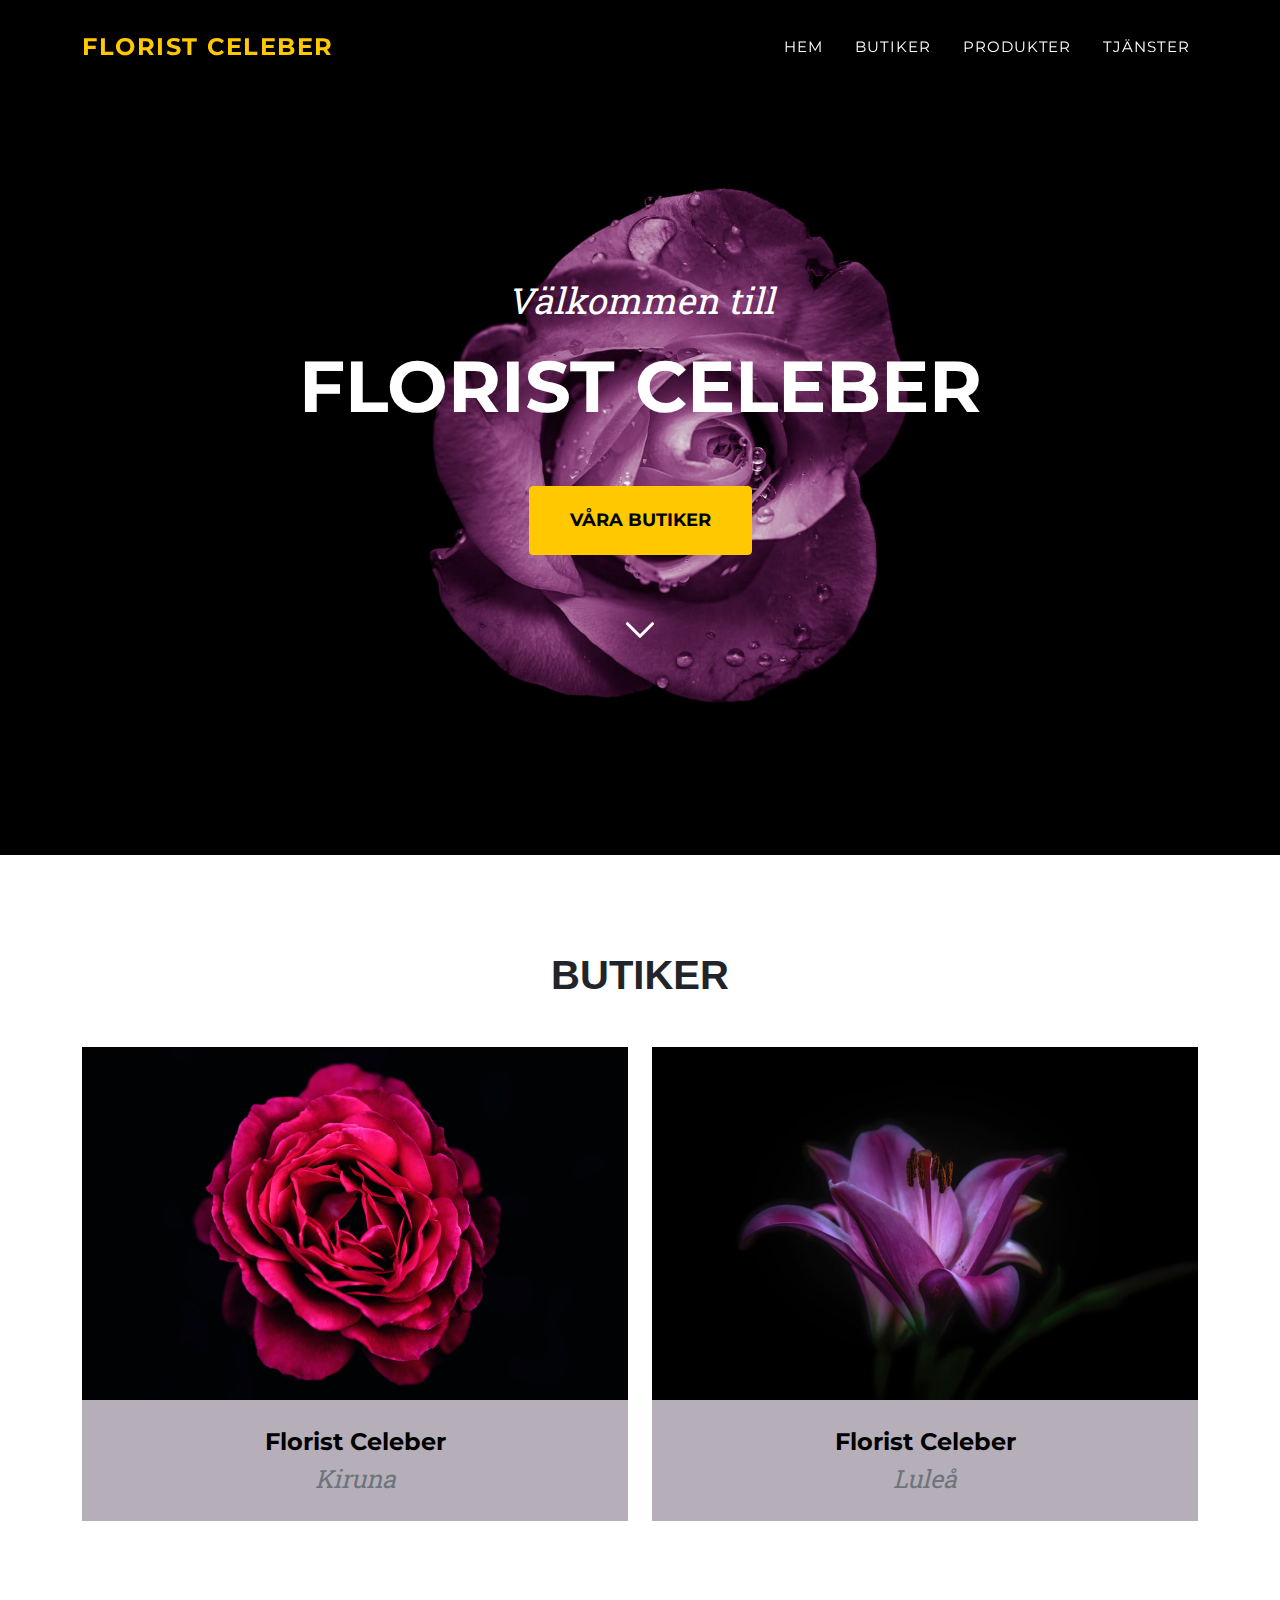
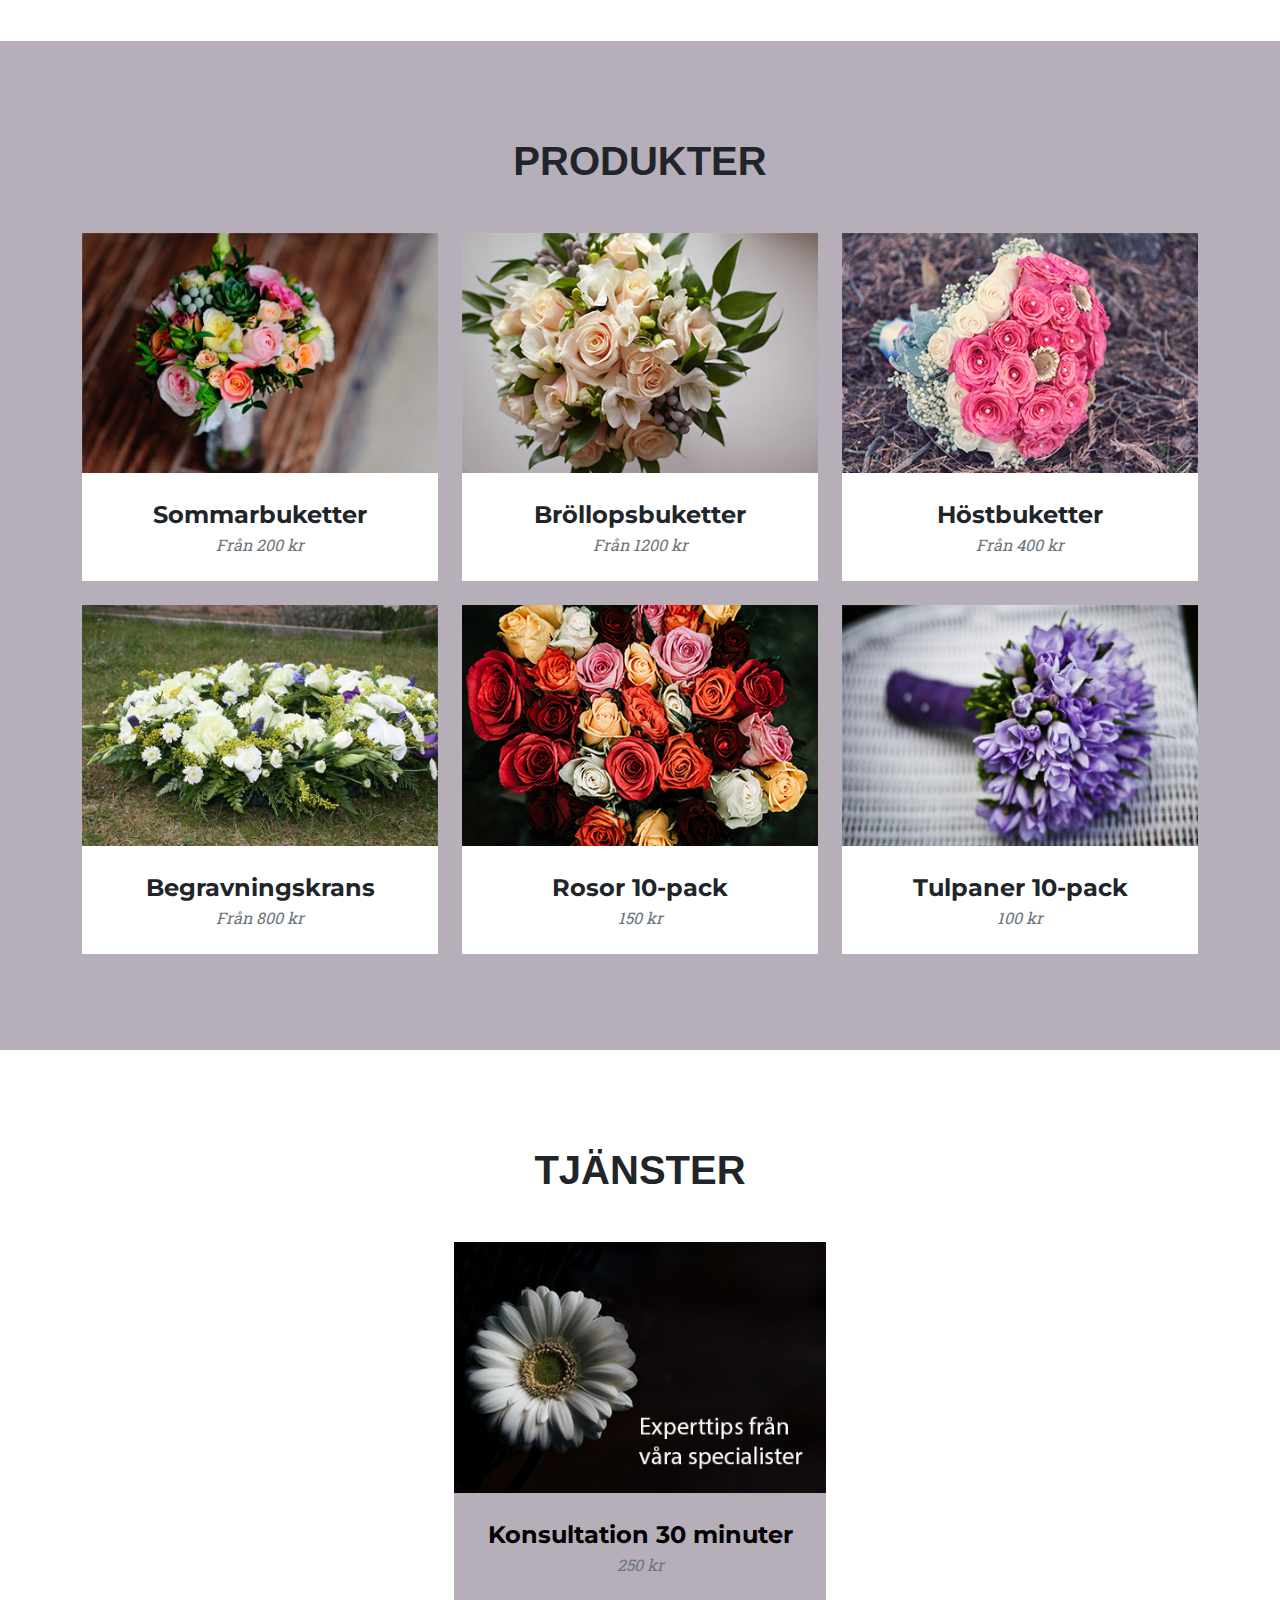
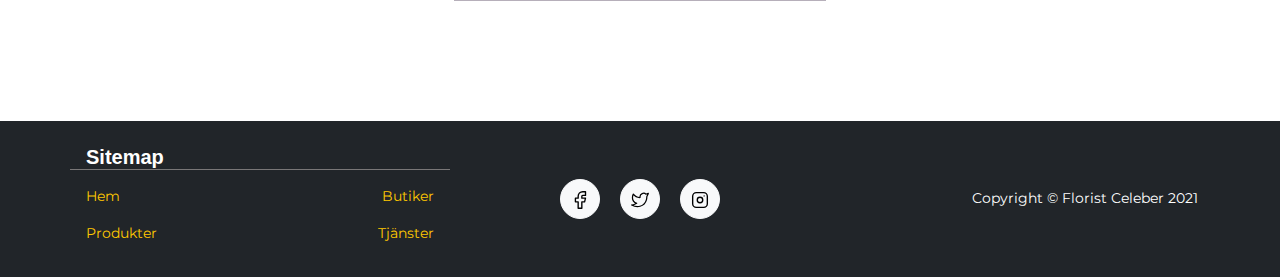
<file: index.html>
<!-- The original template goes under The MIT License (MIT)
Copyright (c) 2013-2021 Start Bootstrap LLC -->

<!DOCTYPE html>
<html lang="sv">
    <head>
        <meta charset="utf-8" />
        <meta name="viewport" content="width=device-width, initial-scale=1, shrink-to-fit=no" />
        <title>Florist Celeber</title>
        <!-- Google fonts-->
        <link href="https://fonts.googleapis.com/css?family=Montserrat:400,700" rel="stylesheet" type="text/css" />
        <link href="https://fonts.googleapis.com/css?family=Roboto+Slab:400,100,300,700" rel="stylesheet" type="text/css" />
        <!-- Core theme CSS (includes Bootstrap)-->
        <link href="css/styles.css" rel="stylesheet" />
	    <!--Our css-->
        <link href="css/style.css" rel="stylesheet">
        <!-- Favicon-->
        <link rel="apple-touch-icon" sizes="180x180" href="assets/apple-touch-icon.png">
        <link rel="icon" type="image/png" sizes="32x32" href="assets/favicon-32x32.png">
        <link rel="icon" type="image/png" sizes="16x16" href="assets/favicon-16x16.png">
        <link rel="manifest" href="assets/site.webmanifest">
        <link rel="mask-icon" href="assets/safari-pinned-tab.svg" color="#5bbad5">
        <meta name="msapplication-TileColor" content="#da532c">
        <meta name="theme-color" content="#ffffff">
        <script src="js/scripts.js" defer></script>
    </head>
    <body id="page-top">
        <!-- Navigation-->
        <nav class="navbar navbar-expand-lg navbar-dark fixed-top noJs" id="mainNav">
            <div class="container">
                <a class="navbar-brand" href="#page-top">Florist Celeber</a>
                <button class="navbar-toggler" id="navbarMenu" type="button" aria-controls="navbarResponsive" aria-expanded="false" aria-label="Toggle navigation">
                    Meny
                    <svg class="icon icon-tabler icon-tabler-menu-2" width="24" height="24" viewBox="0 0 24 24" stroke-width="1.5" stroke="rgba(255, 255, 255, 0.55)" fill="none" stroke-linecap="round" stroke-linejoin="round">
                        <path stroke="none" d="M0 0h24v24H0z" fill="none"/>
                        <line x1="4" y1="6" x2="20" y2="6" />
                        <line x1="4" y1="12" x2="20" y2="12" />
                        <line x1="4" y1="18" x2="20" y2="18" />
                    </svg>
                </button>
                <div class="collapse navbar-collapse" id="navbarResponsive">
                    <ul class="navbar-nav text-uppercase ms-auto py-4 py-lg-0">
                        <li class="nav-item"><a class="nav-link" href="#page-top">Hem</a></li>
                        <li class="nav-item"><a class="nav-link" href="#stores">Butiker</a></li>
                        <li class="nav-item"><a class="nav-link" href="#products">Produkter</a></li>
                        <li class="nav-item"><a class="nav-link" href="#services">Tjänster</a></li>
                    </ul>
                </div>
            </div>
        </nav>
        <!-- Masthead-->
        <header class="masthead" id="mainPage">
            <div class="container"  id="mastheadContainer">
                <div class="masthead-subheading">Välkommen till</div>
                <div class="masthead-heading text-uppercase">Florist Celeber</div>
                <a class="btn btn-primary btn-xl text-uppercase" href="#stores">Våra butiker</a>
            </div>
            <div class="arrowDownCon">
                <div class="arrowDown">
                    <a href="#stores"> <!--Maybe change to go to the next section -->
                        <svg width="50" height="50" viewBox="0 0 24 24" stroke-width="1.5" stroke="#ffffff" fill="none" stroke-linecap="round" stroke-linejoin="round">
                            <path stroke="none" d="M0 0h24v24H0z" fill="none"/>
                            <polyline points="6 9 12 15 18 9" />
                        </svg>
                    </a>
                    
                </div>
            </div>
        </header>
        <!-- stores-->
        <section class="page-section" id="stores">
            <div class="container">
                <div class="text-center">
                    <h2 class="section-heading text-uppercase gap">Butiker</h2>
                </div>
               
               <div class="rowTwo">
                    <div class="col-lg-4 col-sm-6 mb-4">
                        <!-- store 1-->
                        <div>
                            <a href="kiruna/"><img class="img-fluid" src="assets/img/header-bg-kiruna.jpg" alt="Kiruna" />
                                <div class="store-caption">
                                    <div class="store-caption-heading">Florist Celeber</div>
                                    <div class="store-caption-subheading text-muted">Kiruna</div>
                                </div>
                            </a>
                        </div>
                    </div>
                    <div class="col-lg-4 col-sm-6 mb-4">
                        <!-- store 2-->
                        <div>
                            <a href="lulea/"><img class="img-fluid" src="assets/img/header-bg-lulea.jpg" alt="Luleå" />
                                <div class="store-caption">
                                    <div class="store-caption-heading">Florist Celeber</div>
                                    <div class="store-caption-subheading text-muted">Luleå</div>
                                </div>
                            </a>
                        </div>
                    </div>
               </div>
            </div>
        </section>
        <!--Products-->
        <section class="page-section bg-light" id="products">
            <div class="container">
                <div class="text-center">
                    <h2 class="section-heading text-uppercase gap">Produkter</h2>
                </div>
                <div class="row">
                    <div class="col-lg-4 col-sm-6 mb-4">
                        <!-- products item 1-->
                        <div class="products-item">
                            <img class="img-fluid" src="assets/img/products/summerFlowers.png" alt="Sommarbuketter" />
                            <div class="products-caption">
                                <div class="products-caption-heading">Sommarbuketter</div>
                                <div class="products-caption-subheading text-muted">Från 200 kr</div>
                            </div>
                        </div>
                    </div>
                    <div class="col-lg-4 col-sm-6 mb-4">
                        <!-- products item 2-->
                        <div class="products-item">
                            <img class="img-fluid" src="assets/img/products/weddingFlowers.png" alt="Bröllopsbuketter" />
                            <div class="products-caption">
                                <div class="products-caption-heading">Bröllopsbuketter</div>
                                <div class="products-caption-subheading text-muted">Från 1200 kr</div>
                            </div>
                        </div>
                    </div>
                    <div class="col-lg-4 col-sm-6 mb-4">
                        <!-- products item 3-->
                        <div class="products-item">
                            <img class="img-fluid" src="assets/img/products/fallFlowers.png" alt="Höstbuketter" />
                            <div class="products-caption">
                                <div class="products-caption-heading">Höstbuketter</div>
                                <div class="products-caption-subheading text-muted">Från 400 kr</div>
                            </div>
                        </div>
                    </div>
                    <div class="col-lg-4 col-sm-6 mb-4 mb-lg-0">
                        <!-- products item 4-->
                        <div class="products-item">
                            <img class="img-fluid" src="assets/img/products/funeralFlowers.png" alt="Begravningskrans" />
                            <div class="products-caption">
                                <div class="products-caption-heading">Begravningskrans</div>
                                <div class="products-caption-subheading text-muted">Från 800 kr</div>
                            </div>
                        </div>
                    </div>
                    <div class="col-lg-4 col-sm-6 mb-4 mb-sm-0">
                        <!-- products item 5-->
                        <div class="products-item">
                            <img class="img-fluid" src="assets/img/products/roses.png" alt="Rosor 10-pack" />
                            <div class="products-caption">
                                <div class="products-caption-heading">Rosor 10-pack</div>
                                <div class="products-caption-subheading text-muted">150 kr</div>
                            </div>
                        </div>
                    </div>
                    <div class="col-lg-4 col-sm-6">
                        <!-- products item 6-->
                        <div class="products-item">
                            <img class="img-fluid" src="assets/img/products/tulips.png" alt="Tulpaner 10-pack" />
                            <div class="products-caption">
                                <div class="products-caption-heading">Tulpaner 10-pack</div>
                                <div class="products-caption-subheading text-muted">100 kr</div>
                            </div>
                        </div>
                    </div>
                </div>
            </div>
        </section>
        <!--Services-->
        <section class="page-section" id="services">
            <div class="container">
                <div class="text-center">
                    <h2 class="section-heading text-uppercase gap">Tjänster</h2>
                </div>
                <div class="serviceContainer">
                    <div class="col-lg-4 col-sm-6 mb-4 maxService">
                    <!-- service 1-->
                        <img class="img-fluid" src="assets/img/help.png" alt="Konsultation 30 minuter" />
                        <div class="service-caption">
                            <div class="service-caption-heading">Konsultation 30 minuter</div>
                            <div class="service-caption-subheading text-muted">250 kr</div>
                        </div>
                    </div>
                </div>
            </div>
        </section>
        <!-- Footer-->
        <footer class="footer py-4">
            <div class="container">
                <div class="row align-items-center">
                    <div class="col-lg-4 text-lg-start sitemapCenter">
                        <h5 id="siteMap">Sitemap</h5>
                     <div class="d-flex">
                        <div><a class="nav-link" href="#page-top">Hem</a></div>
                        <div class="ms-auto"><a class="nav-link" href="#stores">Butiker</a></div>
                     </div>
                    <div class="d-flex">
                        <div><a class="nav-link" href="#products">Produkter</a></div>
                        <div class="ms-auto"><a class="nav-link" href="#services">Tjänster</a></div>
                    </div>
                    </div>
                    <div class="col-lg-4 my-3 my-lg-0">
                        <!--FaceBook-->
                        <a class="btn btn-light btn-social mx-2" href="https://www.facebook.com/ntiuppsala">
                            <div class="icon-container">
                                <div class="icon" id="Facebook">
                                    <svg width="22" height="22" viewBox="0 0 24 24" stroke-width="1.5" stroke="#000000" fill="none" stroke-linecap="round" stroke-linejoin="round">
                                        <title>Facebook</title>
                                        <path stroke="none" d="M0 0h24v24H0z" fill="none"/>
                                        <path d="M7 10v4h3v7h4v-7h3l1 -4h-4v-2a1 1 0 0 1 1 -1h3v-4h-3a5 5 0 0 0 -5 5v2h-3" />
                                    </svg>
                                </div>
                            </div>
                        </a>
                        <!--Twitter-->
                        <a class="btn btn-light btn-social mx-2" href="https://twitter.com/ntiuppsala">
                            <div class="icon-container">
                                <div class="icon" id="Twitter">
                                    <svg width="20" height="20" viewBox="0 0 24 24" stroke-width="1.5" stroke="#000000" fill="none" stroke-linecap="round" stroke-linejoin="round">
                                        <title>Twitter</title>
                                        <path stroke="none" d="M0 0h24v24H0z" fill="none"/>
                                        <path d="M22 4.01c-1 .49 -1.98 .689 -3 .99c-1.121 -1.265 -2.783 -1.335 -4.38 -.737s-2.643 2.06 -2.62 3.737v1c-3.245 .083 -6.135 -1.395 -8 -4c0 0 -4.182 7.433 4 11c-1.872 1.247 -3.739 2.088 -6 2c3.308 1.803 6.913 2.423 10.034 1.517c3.58 -1.04 6.522 -3.723 7.651 -7.742a13.84 13.84 0 0 0 .497 -3.753c-.002 -.249 1.51 -2.772 1.818 -4.013z" />
                                      </svg>
                                </div>
                            </div>
                        </a>
                        <!--Instagram-->
                        <a class="btn btn-light btn-social mx-2" href="https://instagram.com/ntiuppsala">
                            <div class="icon-container">
                                <div class="icon" id="Instagram">
                                    <svg width="22" height="22" viewBox="0 0 24 24" stroke-width="1.5" stroke="#000000" fill="none" stroke-linecap="round" stroke-linejoin="round">
                                        <title>Instagram</title>
                                        <path stroke="none" d="M0 0h24v24H0z" fill="none"/>
                                        <rect x="4" y="4" width="16" height="16" rx="4" />
                                        <circle cx="12" cy="12" r="3" />
                                        <line x1="16.5" y1="7.5" x2="16.5" y2="7.501" />
                                    </svg>
                                </div>
                            </div>
                        </a>
                    </div>
                    <div class="col-lg-4 text-lg-end">Copyright &copy; Florist Celeber 2021</div>
                </div>
            </div>
        </footer>
    </body>
</html>
</file>
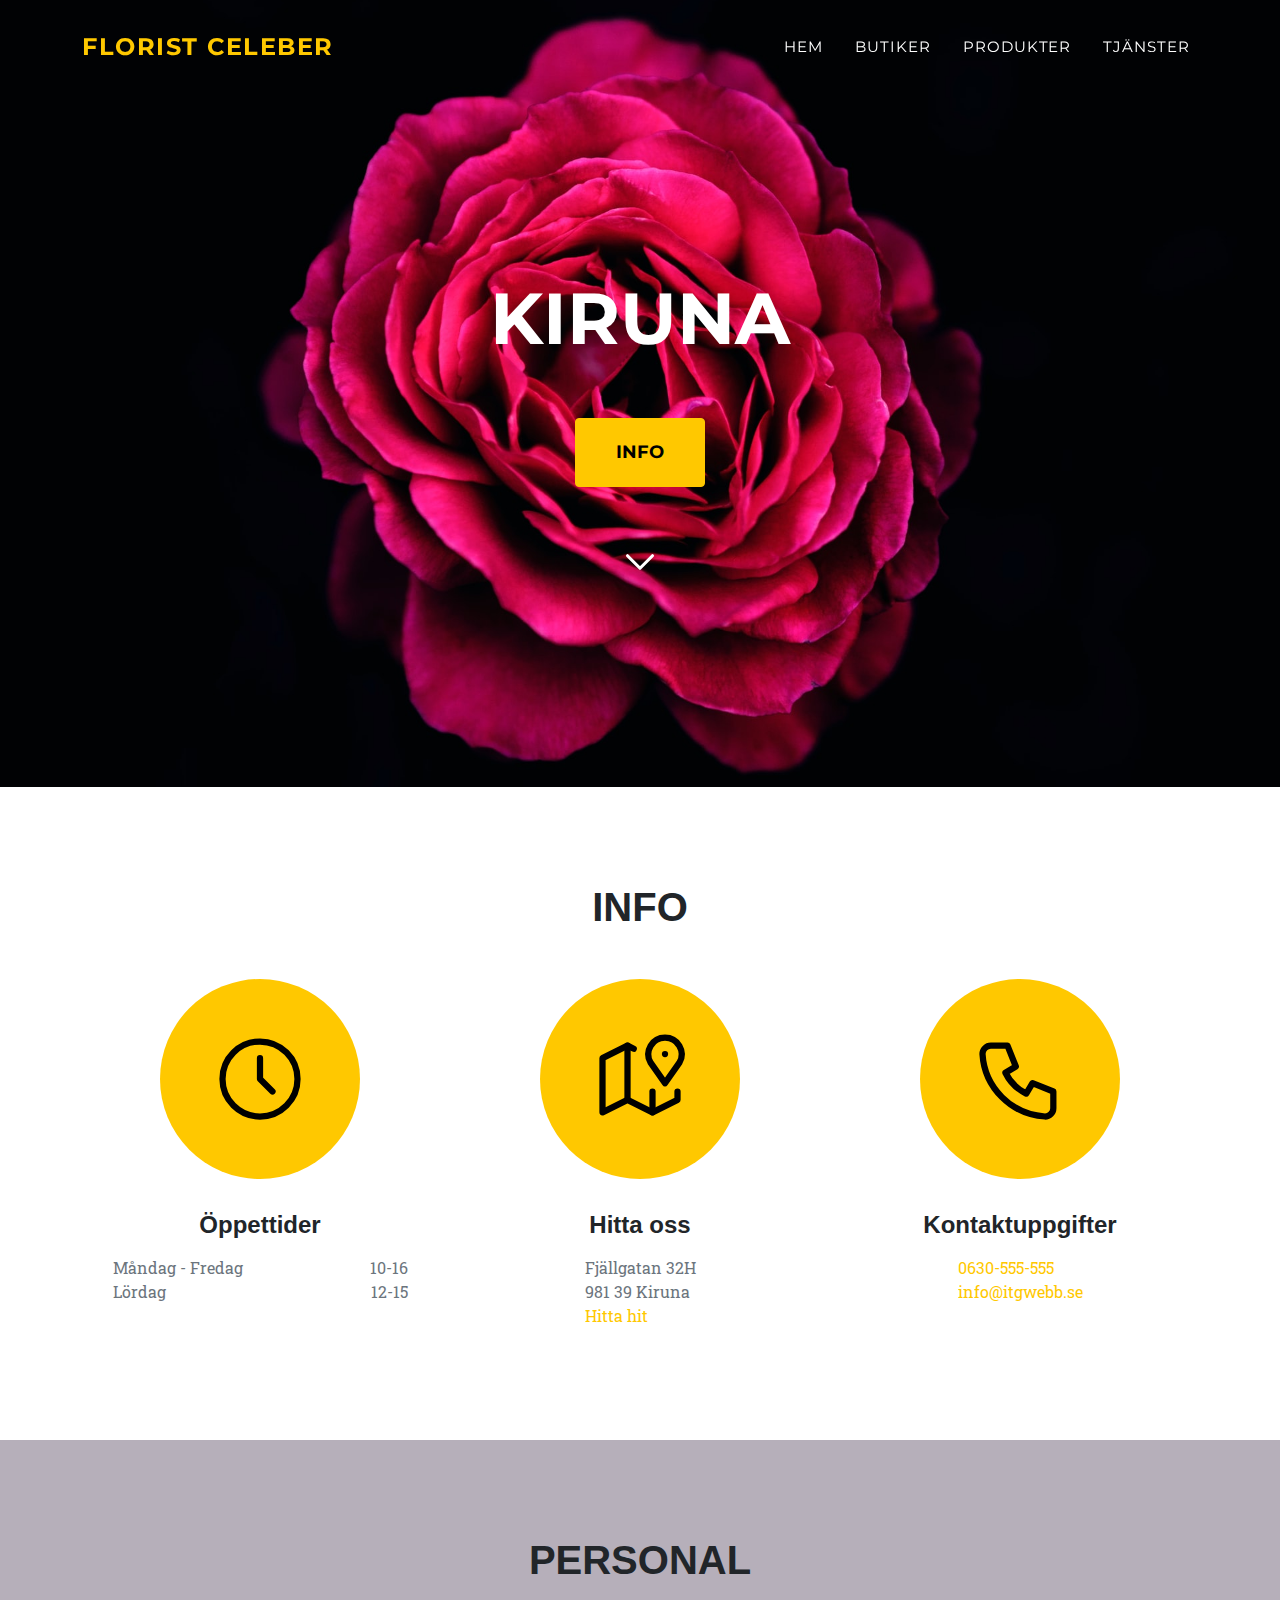
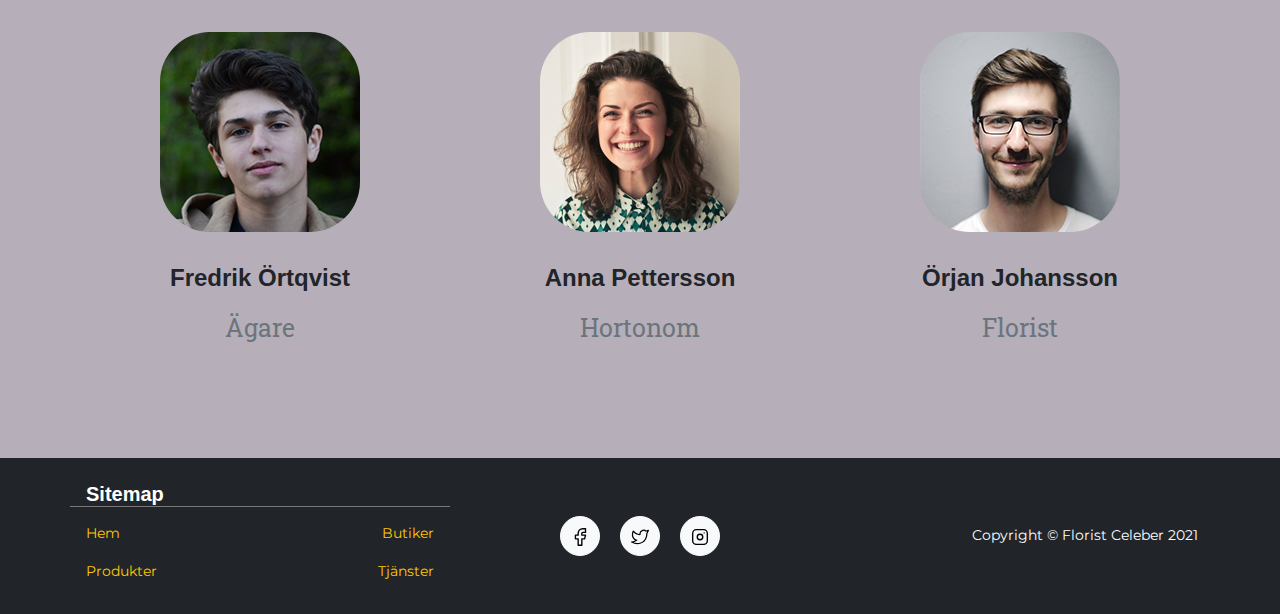
<file: kiruna/index.html>
<!-- The original template goes under The MIT License (MIT)
Copyright (c) 2013-2021 Start Bootstrap LLC -->

<!DOCTYPE html>
<html lang="sv">
    <head>
        <meta charset="utf-8" />
        <meta name="viewport" content="width=device-width, initial-scale=1, shrink-to-fit=no" />
        <title>Florist Celeber Kiruna</title>
        <!-- Google fonts-->
        <link href="https://fonts.googleapis.com/css?family=Montserrat:400,700" rel="stylesheet" type="text/css" />
        <link href="https://fonts.googleapis.com/css?family=Roboto+Slab:400,100,300,700" rel="stylesheet" type="text/css" />
        <!-- Core theme CSS (includes Bootstrap)-->
        <link href="../css/styles.css" rel="stylesheet" />
	    <!--Our css-->
        <link href="../css/style.css" rel="stylesheet">
        <!-- Favicon-->
        <link rel="apple-touch-icon" sizes="180x180" href="../assets/apple-touch-icon.png">
        <link rel="icon" type="image/png" sizes="32x32" href="../assets/favicon-32x32.png">
        <link rel="icon" type="image/png" sizes="16x16" href="../assets/favicon-16x16.png">
        <link rel="manifest" href="../assets/site.webmanifest">
        <link rel="mask-icon" href="../assets/safari-pinned-tab.svg" color="#5bbad5">
        <meta name="msapplication-TileColor" content="#da532c">
        <meta name="theme-color" content="#ffffff">
        <script src="../js/scripts.js" defer></script>
    </head>
    <body id="page-top">
        <!-- Navigation-->
        <nav class="navbar navbar-expand-lg navbar-dark fixed-top noJs" id="mainNav">
            <div class="container">
                <a class="navbar-brand" href="../#page-top">Florist Celeber</a>
                <button class="navbar-toggler" id="navbarMenu" type="button" aria-controls="navbarResponsive" aria-expanded="false" aria-label="Toggle navigation">
                    Meny
                    <svg class="icon icon-tabler icon-tabler-menu-2" width="24" height="24" viewBox="0 0 24 24" stroke-width="1.5" stroke="rgba(255, 255, 255, 0.55)" fill="none" stroke-linecap="round" stroke-linejoin="round">
                        <path stroke="none" d="M0 0h24v24H0z" fill="none"/>
                        <line x1="4" y1="6" x2="20" y2="6" />
                        <line x1="4" y1="12" x2="20" y2="12" />
                        <line x1="4" y1="18" x2="20" y2="18" />
                    </svg>
                </button>
                <div class="collapse navbar-collapse" id="navbarResponsive">
                    <ul class="navbar-nav text-uppercase ms-auto py-4 py-lg-0">
                        <li class="nav-item"><a class="nav-link" href="../#page-top">Hem</a></li>
                        <li class="nav-item itemMenu"><a class="nav-link" href="#hoursOpen" id="hoursOpenMenu">Öppettider</a></li>
                        <li class="nav-item itemMenu"><a class="nav-link" href="#findUs" id="findUsMenu">Hitta Oss</a></li>
                        <li class="nav-item itemMenu"><a class="nav-link" href="#aboutUs" id="aboutUsMenu">Kontaktuppgifter</a></li>
                        <li class="nav-item itemMenu"><a class="nav-link" href="#staff" id="staffMenu">Personal</a></li>
                        <li class="nav-item"><a class="nav-link" href="../#stores">Butiker</a></li>
                        <li class="nav-item"><a class="nav-link" href="../#products">Produkter</a></li>
                        <li class="nav-item"><a class="nav-link" href="../#services">Tjänster</a></li>
                    </ul>
                </div>
            </div>
        </nav>
        <!-- Masthead-->
        <header class="masthead" id="kiruna">
            <div class="container"  id="mastheadContainer">
                <div class="masthead-heading text-uppercase">Kiruna</div>
                <a class="btn btn-primary btn-xl text-uppercase" href="#info">Info</a>
            </div>
            <div class="arrowDownCon">
                <div class="arrowDown">
                    <a href="#info"> <!--Maybe change to go to the next section -->
                        <svg width="50" height="50" viewBox="0 0 24 24" stroke-width="1.5" stroke="#ffffff" fill="none" stroke-linecap="round" stroke-linejoin="round">
                            <path stroke="none" d="M0 0h24v24H0z" fill="none"/>
                            <polyline points="6 9 12 15 18 9" />
                        </svg>
                    </a>
                    
                </div>
            </div>
        </header>
        <!-- info-->
        <section class="page-section" id="info">
            <div class="container">
                <div class="text-center">
                    <h2 class="section-heading text-uppercase gap">INFO</h2>
                </div>
                <div class="row text-center">
                    <div class="col-md-4"  id="hoursOpen">
                        <div class="icon-circle">
                            <div class="icon-container">
                                <div class="icon">
                                    <svg class="icon icon-tabler icon-tabler-clock" width="100" height="100" viewBox="0 0 24 24" stroke-width="1.5" stroke="#000000" fill="none" stroke-linecap="round" stroke-linejoin="round">
                                        <title>Öppettider-Icon</title>
                                        <path stroke="none" d="M0 0h24v24H0z" fill="none"/>
                                        <circle cx="12" cy="12" r="9" />
                                        <polyline points="12 7 12 12 15 15" />
                                      </svg>
                                </div>
                            </div>
                        </div>
                        <h4 class="my-3">Öppettider</h4>
                        <div class="infoListContainer">
                            <div class="hours text-muted">
                                <div class="hoursContainer">
                                    <div class="d-flex">
                                        <div>Måndag - Fredag</div>
                                        <div class="ms-auto">10-16</div>
                                    </div>
                                    <div class="d-flex">
                                        <div>Lördag</div>
                                        <div class="ms-auto">12-15</div>
                                    </div>
                                </div>
                            </div>
                        </div>
                        <div id="liveOpeningHours"></div>
                    </div>
                    <div class="col-md-4" id="findUs">
                        <div class="icon-circle">
                            <div class="icon-container">
                                <div class="icon">
                                    <svg class="icon icon-tabler icon-tabler-map-2" width="100" height="100" viewBox="0 0 24 24" stroke-width="1.5" stroke="#000000" fill="none" stroke-linecap="round" stroke-linejoin="round">
                                        <title>Hitta oss - Icon</title>
                                        <path stroke="none" d="M0 0h24v24H0z" fill="none"/>
                                        <line x1="18" y1="6" x2="18" y2="6.01" />
                                        <path d="M18 13l-3.5 -5a4 4 0 1 1 7 0l-3.5 5" />
                                        <polyline points="10.5 4.75 9 4 3 7 3 20 9 17 15 20 21 17 21 15" />
                                        <line x1="9" y1="4" x2="9" y2="17" />
                                        <line x1="15" y1="15" x2="15" y2="20" />
                                    </svg>
                                </div>
                            </div>
                        </div>
                        <h4 class="my-3">Hitta oss</h4>
                        <div class="infoListContainer">
                            <ul class="infoList text-muted">
                                <li>Fjällgatan 32H</li>
                                <li>981 39 Kiruna</li>
                                <li><a href="https://www.google.com/maps/dir//Fj%C3%A4llgatan+32,+981+39+Kiruna/@67.8657451,20.2327419,17z/data=!4m8!4m7!1m0!1m5!1m1!1s0x45d0ba6368d7c9a3:0xe3887ef038c559b0!2m2!1d20.2340185!2d67.8660547">Hitta hit</a></li> <!--Link to place google maps-->
                            </ul>
                        </div>
                       
                    </div>
                    <div class="col-md-4">
                        <div class="icon-circle" >
                            <div class="icon-container">
                                <div class="icon">
                                    <svg class="icon icon-tabler icon-tabler-phone" width="100" height="100" viewBox="0 0 24 24" stroke-width="1.5" stroke="#000000" fill="none" stroke-linecap="round" stroke-linejoin="round">
                                    <title>Kontaktuppgifter-Icon</title>
                                    <path stroke="none" d="M0 0h24v24H0z" fill="none"/>
                                    <path d="M5 4h4l2 5l-2.5 1.5a11 11 0 0 0 5 5l1.5 -2.5l5 2v4a2 2 0 0 1 -2 2a16 16 0 0 1 -15 -15a2 2 0 0 1 2 -2" />
                                    </svg>
                                </div>
                            </div>
                        </div>
                        <h4 class="my-3" id="aboutUs">Kontaktuppgifter</h4>
                        <div class="infoListContainer">
                            <ul class="infoList text-muted">
                                <li><a href="tel:0630-555-555">0630-555-555</a></li>
                                <li><a href="mailto:info@itgwebb.se">info@itgwebb.se</a></li>
                            </ul>
                        </div>
                    </div>
                </div>
            </div>
        </section>
        <!--Staff-->
        <section class="page-section" id="staff">
            <div class="container">
                <div class="text-center">
                    <h2 class="section-heading text-uppercase gap">Personal</h2>
                </div>
                <div class="row text-center">
                    <div class="col-md-4">
                        <div class="staffImg-border">
                            <div class="staffImg-continer">
                                <img class="staffImg" src="../assets/img/fredrik_ortqvist.png" alt="Fredrik Örtqvist">
                            </div>
                        </div>
                        <h4 class="my-3">Fredrik Örtqvist</h4>
                        <div class="infoListContainer">     
                                <div class="infoListContainer">
                                    <ul class="infoList text-muted">
                                        <li class="workTitle">Ägare</li>
                                    </ul>
                                </div>    
                        </div>
                    </div>

                    <div class="col-md-4">
                        <div class="staffImg-border">
                            <div class="staffImg-continer">
                                <img class="staffImg" src="../assets/img/anna_pettersson.png" alt="Anna Pettersson">
                            </div>
                        </div>
                        <h4 class="my-3">Anna Pettersson</h4>
                        <div class="infoListContainer">
                            <ul class="infoList text-muted">
                                <li class="workTitle">Hortonom</li>
                            </ul>
                        </div> 
                    </div>

                    <div class="col-md-4">
                        <div class="staffImg-border" >
                            <div class="staffImg-continer">
                                <img class="staffImg" src="../assets/img/orjan_johansson.png" alt="Örjan Johansson">
                            </div>
                        </div>
                        <h4 class="my-3">Örjan Johansson</h4>
                        <div class="infoListContainer">
                            <ul class="infoList text-muted">
                                <li class="workTitle">Florist</li>
                            </ul>
                        </div>
                    </div>
                </div>
            </div>
        </section>
        <!-- Footer-->
        <footer class="footer py-4">
            <div class="container">
                <div class="row align-items-center">
                    <div class="col-lg-4 text-lg-start sitemapCenter">
                        <h5 id="siteMap">Sitemap</h5>
                     <div class="d-flex">
                        <div><a class="nav-link" href="../#page-top">Hem</a></div>
                        <div class="ms-auto"><a class="nav-link" href="../#stores">Butiker</a></div>
                     </div>
                    <div class="d-flex">
                        <div><a class="nav-link" href="../#products">Produkter</a></div>
                        <div class="ms-auto"><a class="nav-link" href="../#services">Tjänster</a></div>
                    </div>
                    </div>
                    <div class="col-lg-4 my-3 my-lg-0">
                        <!--FaceBook-->
                        <a class="btn btn-light btn-social mx-2" href="https://www.facebook.com/ntiuppsala">
                            <div class="icon-container">
                                <div class="icon" id="Facebook">
                                    <svg width="22" height="22" viewBox="0 0 24 24" stroke-width="1.5" stroke="#000000" fill="none" stroke-linecap="round" stroke-linejoin="round">
                                        <title>Facebook</title>
                                        <path stroke="none" d="M0 0h24v24H0z" fill="none"/>
                                        <path d="M7 10v4h3v7h4v-7h3l1 -4h-4v-2a1 1 0 0 1 1 -1h3v-4h-3a5 5 0 0 0 -5 5v2h-3" />
                                    </svg>
                                </div>
                            </div>
                        </a>
                        <!--Twitter-->
                        <a class="btn btn-light btn-social mx-2" href="https://twitter.com/ntiuppsala">
                            <div class="icon-container">
                                <div class="icon" id="Twitter">
                                    <svg width="20" height="20" viewBox="0 0 24 24" stroke-width="1.5" stroke="#000000" fill="none" stroke-linecap="round" stroke-linejoin="round">
                                        <title>Twitter</title>
                                        <path stroke="none" d="M0 0h24v24H0z" fill="none"/>
                                        <path d="M22 4.01c-1 .49 -1.98 .689 -3 .99c-1.121 -1.265 -2.783 -1.335 -4.38 -.737s-2.643 2.06 -2.62 3.737v1c-3.245 .083 -6.135 -1.395 -8 -4c0 0 -4.182 7.433 4 11c-1.872 1.247 -3.739 2.088 -6 2c3.308 1.803 6.913 2.423 10.034 1.517c3.58 -1.04 6.522 -3.723 7.651 -7.742a13.84 13.84 0 0 0 .497 -3.753c-.002 -.249 1.51 -2.772 1.818 -4.013z" />
                                      </svg>
                                </div>
                            </div>
                        </a>
                        <!--Instagram-->
                        <a class="btn btn-light btn-social mx-2" href="https://instagram.com/ntiuppsala">
                            <div class="icon-container">
                                <div class="icon" id="Instagram">
                                    <svg width="22" height="22" viewBox="0 0 24 24" stroke-width="1.5" stroke="#000000" fill="none" stroke-linecap="round" stroke-linejoin="round">
                                        <title>Instagram</title>
                                        <path stroke="none" d="M0 0h24v24H0z" fill="none"/>
                                        <rect x="4" y="4" width="16" height="16" rx="4" />
                                        <circle cx="12" cy="12" r="3" />
                                        <line x1="16.5" y1="7.5" x2="16.5" y2="7.501" />
                                    </svg>
                                </div>
                            </div>
                        </a>
                    </div>
                    <div class="col-lg-4 text-lg-end">Copyright &copy; Florist Celeber 2021</div>
                </div>
            </div>
        </footer>
    </body>
</html>
</file>
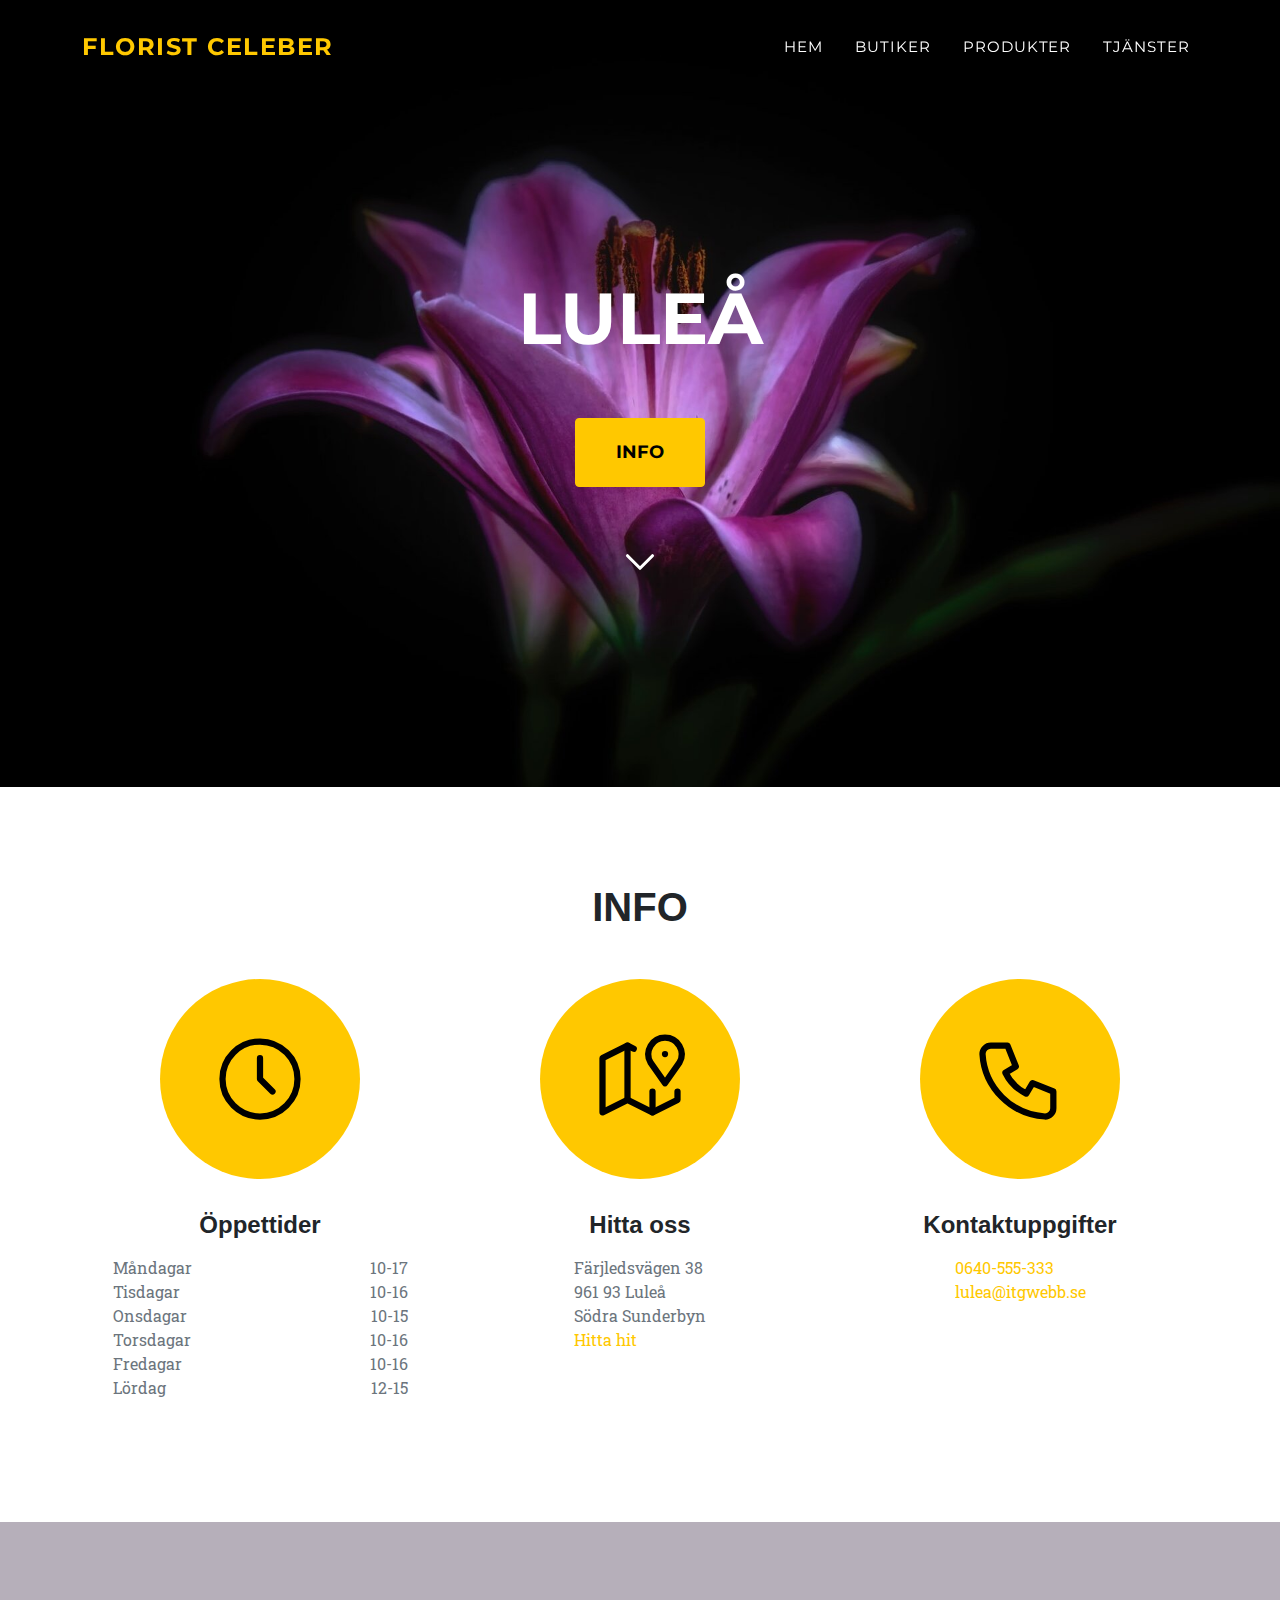
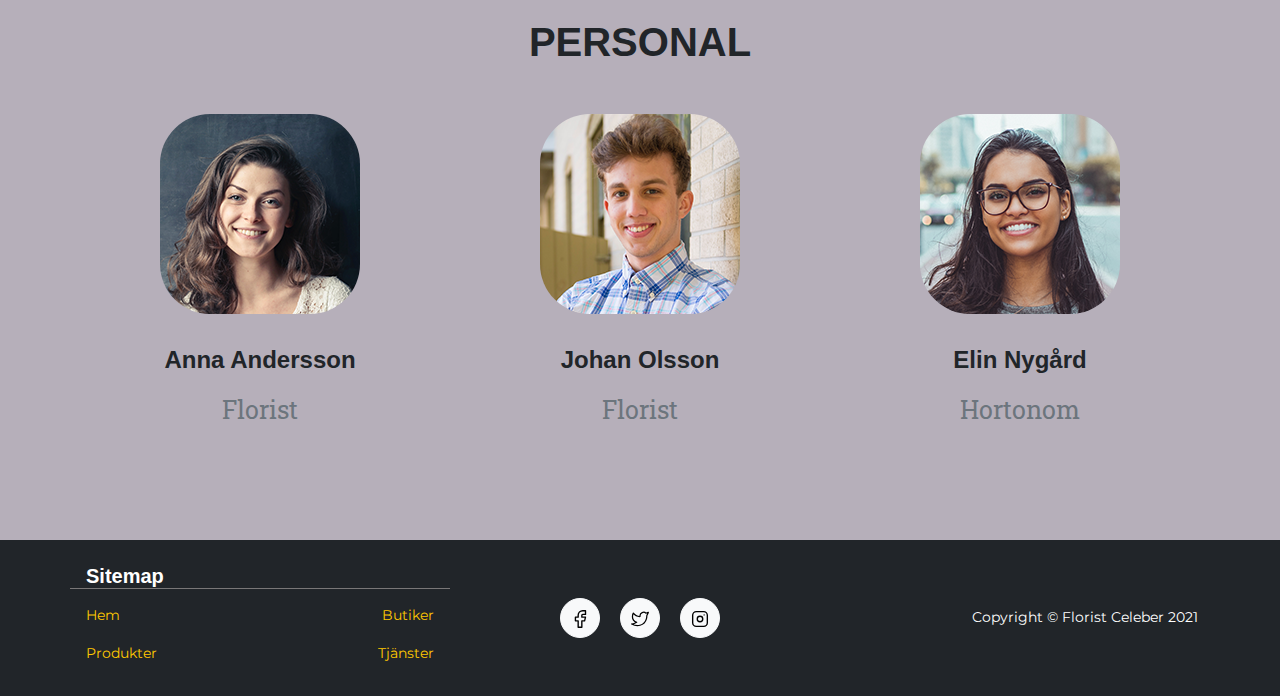
<file: lulea/index.html>
<!-- The original template goes under The MIT License (MIT)
Copyright (c) 2013-2021 Start Bootstrap LLC -->

<!DOCTYPE html>
<html lang="sv">
    <head>
        <meta charset="utf-8" />
        <meta name="viewport" content="width=device-width, initial-scale=1, shrink-to-fit=no" />
        <title>Florist Celeber Luleå</title>
        <!-- Google fonts-->
        <link href="https://fonts.googleapis.com/css?family=Montserrat:400,700" rel="stylesheet" type="text/css" />
        <link href="https://fonts.googleapis.com/css?family=Roboto+Slab:400,100,300,700" rel="stylesheet" type="text/css" />
        <!-- Core theme CSS (includes Bootstrap)-->
        <link href="../css/styles.css" rel="stylesheet" />
	    <!--Our css-->
        <link href="../css/style.css" rel="stylesheet">
        <!-- Favicon-->
        <link rel="apple-touch-icon" sizes="180x180" href="../assets/apple-touch-icon.png">
        <link rel="icon" type="image/png" sizes="32x32" href="../assets/favicon-32x32.png">
        <link rel="icon" type="image/png" sizes="16x16" href="../assets/favicon-16x16.png">
        <link rel="manifest" href="../assets/site.webmanifest">
        <link rel="mask-icon" href="../assets/safari-pinned-tab.svg" color="#5bbad5">
        <meta name="msapplication-TileColor" content="#da532c">
        <meta name="theme-color" content="#ffffff">
        <script src="../js/scripts.js" defer></script>
    </head>
    <body id="page-top">
        <!-- Navigation-->
        <nav class="navbar navbar-expand-lg navbar-dark fixed-top noJs" id="mainNav">
            <div class="container">
                <a class="navbar-brand" href="../#page-top">Florist Celeber</a>
                <button class="navbar-toggler" id="navbarMenu" type="button" aria-controls="navbarResponsive" aria-expanded="false" aria-label="Toggle navigation">
                    Meny
                    <svg class="icon icon-tabler icon-tabler-menu-2" width="24" height="24" viewBox="0 0 24 24" stroke-width="1.5" stroke="rgba(255, 255, 255, 0.55)" fill="none" stroke-linecap="round" stroke-linejoin="round">
                        <path stroke="none" d="M0 0h24v24H0z" fill="none"/>
                        <line x1="4" y1="6" x2="20" y2="6" />
                        <line x1="4" y1="12" x2="20" y2="12" />
                        <line x1="4" y1="18" x2="20" y2="18" />
                    </svg>
                </button>
                <div class="collapse navbar-collapse" id="navbarResponsive">
                    <ul class="navbar-nav text-uppercase ms-auto py-4 py-lg-0">
                        <li class="nav-item"><a class="nav-link" href="../#page-top">Hem</a></li>
                        <li class="nav-item itemMenu"><a class="nav-link" href="#hoursOpen" id="hoursOpenMenu">Öppettider</a></li>
                        <li class="nav-item itemMenu"><a class="nav-link" href="#findUs" id="findUsMenu">Hitta Oss</a></li>
                        <li class="nav-item itemMenu"><a class="nav-link" href="#aboutUs" id="aboutUsMenu">Kontaktuppgifter</a></li>
                        <li class="nav-item itemMenu"><a class="nav-link" href="#staff" id="staffMenu">Personal</a></li>
                        <li class="nav-item"><a class="nav-link" href="../#stores">Butiker</a></li>
                        <li class="nav-item"><a class="nav-link" href="../#products">Produkter</a></li>
                        <li class="nav-item"><a class="nav-link" href="../#services">Tjänster</a></li>
                    </ul>
                </div>
            </div>
        </nav>
        <!-- Masthead-->
        <header class="masthead" id="lulea">
            <div class="container"  id="mastheadContainer">
                <div class="masthead-heading text-uppercase">Luleå</div>
                <a class="btn btn-primary btn-xl text-uppercase" href="#info">Info</a>
            </div>
            <div class="arrowDownCon">
                <div class="arrowDown">
                    <a href="#info"> <!--Maybe change to go to the next section -->
                        <svg width="50" height="50" viewBox="0 0 24 24" stroke-width="1.5" stroke="#ffffff" fill="none" stroke-linecap="round" stroke-linejoin="round">
                            <path stroke="none" d="M0 0h24v24H0z" fill="none"/>
                            <polyline points="6 9 12 15 18 9" />
                        </svg>
                    </a>
                    
                </div>
            </div>
        </header>
        <!-- info-->
        <section class="page-section" id="info">
            <div class="container">
                <div class="text-center">
                    <h2 class="section-heading text-uppercase gap">INFO</h2>
                </div>
                <div class="row text-center">
                    <div class="col-md-4"  id="hoursOpen">
                        <div class="icon-circle">
                            <div class="icon-container">
                                <div class="icon">
                                    <svg class="icon icon-tabler icon-tabler-clock" width="100" height="100" viewBox="0 0 24 24" stroke-width="1.5" stroke="#000000" fill="none" stroke-linecap="round" stroke-linejoin="round">
                                        <title>Öppettider-Icon</title>
                                        <path stroke="none" d="M0 0h24v24H0z" fill="none"/>
                                        <circle cx="12" cy="12" r="9" />
                                        <polyline points="12 7 12 12 15 15" />
                                      </svg>
                                </div>
                            </div>
                        </div>
                        <h4 class="my-3">Öppettider</h4>
                        <div class="infoListContainer">
                            <div class="hours text-muted">
                                <div class="hoursContainer">
                                    <div class="d-flex">
                                        <div>Måndagar</div>
                                        <div class="ms-auto">10-17</div>
                                    </div>
                                    <div class="d-flex">
                                        <div>Tisdagar</div>
                                        <div class="ms-auto">10-16</div>
                                    </div>
                                    <div class="d-flex">
                                        <div>Onsdagar</div>
                                        <div class="ms-auto">10-15</div>
                                    </div>
                                    <div class="d-flex">
                                        <div>Torsdagar</div>
                                        <div class="ms-auto">10-16</div>
                                    </div>
                                    <div class="d-flex">
                                        <div>Fredagar</div>
                                        <div class="ms-auto">10-16</div>
                                    </div>
                                    <div class="d-flex">
                                        <div>Lördag</div>
                                        <div class="ms-auto">12-15</div>
                                    </div>
                                </div>
                            </div>
                        </div>
                        <div id="liveOpeningHours"></div>
                    </div>
                    <div class="col-md-4" id="findUs">
                        <div class="icon-circle">
                            <div class="icon-container">
                                <div class="icon">
                                    <svg class="icon icon-tabler icon-tabler-map-2" width="100" height="100" viewBox="0 0 24 24" stroke-width="1.5" stroke="#000000" fill="none" stroke-linecap="round" stroke-linejoin="round">
                                        <title>Hitta oss - Icon</title>
                                        <path stroke="none" d="M0 0h24v24H0z" fill="none"/>
                                        <line x1="18" y1="6" x2="18" y2="6.01" />
                                        <path d="M18 13l-3.5 -5a4 4 0 1 1 7 0l-3.5 5" />
                                        <polyline points="10.5 4.75 9 4 3 7 3 20 9 17 15 20 21 17 21 15" />
                                        <line x1="9" y1="4" x2="9" y2="17" />
                                        <line x1="15" y1="15" x2="15" y2="20" />
                                    </svg>
                                </div>
                            </div>
                        </div>
                        <h4 class="my-3">Hitta oss</h4>
                        <div class="infoListContainer">
                            <ul class="infoList text-muted">
                                <li>Färjledsvägen 38</li>
                                <li>961 93 Luleå</li>
                                <li>Södra Sunderbyn</li>
                                <li><a href="https://www.google.com/maps/dir//F%C3%A4rjledsv%C3%A4gen+38,+961+93+S%C3%B6dra+Sunderbyn/@65.6809427,21.8433042,15z/data=!4m8!4m7!1m0!1m5!1m1!1s0x467f677c35c65609:0x800dc210eb80aa54!2m2!1d21.852059!2d65.6809341">Hitta hit</a></li> <!--Link to place google maps-->
                            </ul>
                        </div>
                       
                    </div>
                    <div class="col-md-4">
                        <div class="icon-circle" >
                            <div class="icon-container">
                                <div class="icon">
                                    <svg class="icon icon-tabler icon-tabler-phone" width="100" height="100" viewBox="0 0 24 24" stroke-width="1.5" stroke="#000000" fill="none" stroke-linecap="round" stroke-linejoin="round">
                                    <title>Kontaktuppgifter-Icon</title>
                                    <path stroke="none" d="M0 0h24v24H0z" fill="none"/>
                                    <path d="M5 4h4l2 5l-2.5 1.5a11 11 0 0 0 5 5l1.5 -2.5l5 2v4a2 2 0 0 1 -2 2a16 16 0 0 1 -15 -15a2 2 0 0 1 2 -2" />
                                    </svg>
                                </div>
                            </div>
                        </div>
                        <h4 class="my-3" id="aboutUs">Kontaktuppgifter</h4>
                        <div class="infoListContainer">
                            <ul class="infoList text-muted">
                                <li><a href="tel:0640-555-333">0640-555-333</a></li>
                                <li><a href="mailto:lulea@itgwebb.se">lulea@itgwebb.se</a></li>
                            </ul>
                        </div>
                    </div>
                </div>
            </div>
        </section>
        <!-- Staff-->
        <section class="page-section" id="staff">
            <div class="container">
                <div class="text-center">
                    <h2 class="section-heading text-uppercase gap">Personal</h2>
                </div>
                <div class="row text-center">
                    <div class="col-md-4">
                        <div class="staffImg-border">
                            <div class="staffImg-continer">
                                <img class="staffImg" src="../assets/img/anna_andersson.png" alt="Anna Andersson">
                            </div>
                        </div>
                        <h4 class="my-3">Anna Andersson</h4>
                        <div class="infoListContainer"> 
                                <div class="infoListContainer">
                                    <ul class="infoList text-muted">
                                        <li class="workTitle">Florist</li>
                                    </ul>
                                </div>    
                        </div>
                    </div>

                    <div class="col-md-4">
                        <div class="staffImg-border">
                            <div class="staffImg-continer">
                                <img class="staffImg" src="../assets/img/johan_olsson.png" alt="Johan Olsson">
                            </div>
                        </div>
                        <h4 class="my-3">Johan Olsson</h4>
                        <div class="infoListContainer">
                            <ul class="infoList text-muted">
                                <li class="workTitle">Florist</li>
                            </ul>
                        </div> 
                    </div>

                    <div class="col-md-4">
                        <div class="staffImg-border" >
                            <div class="staffImg-continer">
                                <img class="staffImg" src="../assets/img/elin_nygard.png" alt="Elin Nygård">
                            </div>
                        </div>
                        <h4 class="my-3">Elin Nygård</h4>
                        <div class="infoListContainer">
                            <ul class="infoList text-muted">
                                <li class="workTitle">Hortonom</li>
                            </ul>
                        </div>
                    </div>
                </div>
            </div>
        </section>
        <!-- Footer-->
        <footer class="footer py-4">
            <div class="container">
                <div class="row align-items-center">
                    <div class="col-lg-4 text-lg-start sitemapCenter">
                        <h5 id="siteMap">Sitemap</h5>
                     <div class="d-flex">
                        <div><a class="nav-link" href="../#page-top">Hem</a></div>
                        <div class="ms-auto"><a class="nav-link" href="../#stores">Butiker</a></div>
                     </div>
                    <div class="d-flex">
                        <div><a class="nav-link" href="../#products">Produkter</a></div>
                        <div class="ms-auto"><a class="nav-link" href="../#services">Tjänster</a></div>
                    </div>
                    </div>
                    <div class="col-lg-4 my-3 my-lg-0">
                        <!--FaceBook-->
                        <a class="btn btn-light btn-social mx-2" href="https://www.facebook.com/ntiuppsala">
                            <div class="icon-container">
                                <div class="icon" id="Facebook">
                                    <svg width="22" height="22" viewBox="0 0 24 24" stroke-width="1.5" stroke="#000000" fill="none" stroke-linecap="round" stroke-linejoin="round">
                                        <title>Facebook</title>
                                        <path stroke="none" d="M0 0h24v24H0z" fill="none"/>
                                        <path d="M7 10v4h3v7h4v-7h3l1 -4h-4v-2a1 1 0 0 1 1 -1h3v-4h-3a5 5 0 0 0 -5 5v2h-3" />
                                    </svg>
                                </div>
                            </div>
                        </a>
                        <!--Twitter-->
                        <a class="btn btn-light btn-social mx-2" href="https://twitter.com/ntiuppsala">
                            <div class="icon-container">
                                <div class="icon" id="Twitter">
                                    <svg width="20" height="20" viewBox="0 0 24 24" stroke-width="1.5" stroke="#000000" fill="none" stroke-linecap="round" stroke-linejoin="round">
                                        <title>Twitter</title>
                                        <path stroke="none" d="M0 0h24v24H0z" fill="none"/>
                                        <path d="M22 4.01c-1 .49 -1.98 .689 -3 .99c-1.121 -1.265 -2.783 -1.335 -4.38 -.737s-2.643 2.06 -2.62 3.737v1c-3.245 .083 -6.135 -1.395 -8 -4c0 0 -4.182 7.433 4 11c-1.872 1.247 -3.739 2.088 -6 2c3.308 1.803 6.913 2.423 10.034 1.517c3.58 -1.04 6.522 -3.723 7.651 -7.742a13.84 13.84 0 0 0 .497 -3.753c-.002 -.249 1.51 -2.772 1.818 -4.013z" />
                                      </svg>
                                </div>
                            </div>
                        </a>
                        <!--Instagram-->
                        <a class="btn btn-light btn-social mx-2" href="https://instagram.com/ntiuppsala">
                            <div class="icon-container">
                                <div class="icon" id="Instagram">
                                    <svg width="22" height="22" viewBox="0 0 24 24" stroke-width="1.5" stroke="#000000" fill="none" stroke-linecap="round" stroke-linejoin="round">
                                        <title>Instagram</title>
                                        <path stroke="none" d="M0 0h24v24H0z" fill="none"/>
                                        <rect x="4" y="4" width="16" height="16" rx="4" />
                                        <circle cx="12" cy="12" r="3" />
                                        <line x1="16.5" y1="7.5" x2="16.5" y2="7.501" />
                                    </svg>
                                </div>
                            </div>
                        </a>
                    </div>
                    <div class="col-lg-4 text-lg-end">Copyright &copy; Florist Celeber 2021</div>
                </div>
            </div>
        </footer>
    </body>
</html>
</file>
<file: css/style.css>
body{
    background-color: #212529;
}

#siteMap{
    padding-left: 16px;
    border-bottom: 1px solid #797777 !important;
}

#staff{
    background-color: rgb(182, 175, 186) !important;
}

#products{
    background-color: #b6afba !important;
}

#mainPage{
    background-image: url("../assets/img/header-bg.jpg");
}

#kiruna{
    background-image: url("../assets/img/header-bg-kiruna.jpg");
}

#lulea{
    background-image: url("../assets/img/header-bg-lulea.jpg");
}

.infoList{

    list-style: none;

    padding-left: 0px;

    display: inline-block;

}


.noJs{
    background-color: black !important;
}


.infoList li{

    text-align: left;

}


.infoListContainer{

    align-items: center;

}

.storesContainer{
    display: inline-block;
}

.icon-circle{

    display: inline-block;

    height: 200px;

    width: 200px;

    background-color: #ffc800;

    border-radius: 50%;

    margin-bottom: 1rem;

}

.gap{
    margin-bottom: 3rem !important;
}

.icon-container{

    width: 100%;

    height: 100%;

    display: flex;

    justify-content: center;

    align-items: center;

}



.icon{

    display: inline-block;

    top: 50%;

}



.weekDayHour{

    display: flex;

    justify-content: space-between;

}



.weekEndHour{

    display: flex;

    justify-content: space-between;

}



.hoursContainer{

    margin: 0 auto;

    max-width: 295px;

}



.arrowDownCon{

  display: inline-flex;/* defines flexbox */

  flex-direction: column;/* top to bottom */

  justify-content: space-between;/* first item at start, last at end */

}



.arrowDown{

  margin-top: 100%;

}

#liveOpeningHours{

padding-top: 10px;
font-size: 24px;
max-width: 295px;
margin: 0 auto;
padding-bottom: 16px;
color: #FFC800;
}

@media screen and (max-width: 1000px){
    #mainNav{
        visibility: hidden;
    }



}

.staffImg-border{

    display: inline-block;

    height: 200px;

    width: 200px;

    margin-bottom: 1rem;

}



.staffImg-container{

    width: 100%;

    height: 100%;

    display: flex;

    justify-content: center;

    align-items: center;

}



.staffImg{

    display: inline-block;

    top: 50%;
    
    border-radius: 25%;

}

a:link{
    text-decoration: none !important;
}


@media screen and (min-width: 990px){
    
    #hoursOpenMenu{
        display: none;
    }

    #findUsMenu{
        display: none;
    }

    #aboutUsMenu{
        display: none;
    }

    #staffMenu{
        display: none;
    }

    .itemMenu{
        margin-left: -1rem;
    }
}

@media screen and (max-width: 375px) {
    .longWord {
        margin-left: -10px;
    }
}

#heading{
    margin-bottom: 0px;
}

#subHeading{
    margin-top: 24px;
}

.rowTwo{
    display: flex;
    flex-wrap: wrap;
    margin-top: calc(var(--bs-gutter-y) * -1);
    margin-right: calc(var(--bs-gutter-x) * -.5);
    margin-left: calc(var(--bs-gutter-x) * -.5);
    --bs-gutter-x: 1.5rem;
    --bs-gutter-y: 0;
}

.rowTwo > div{
    flex: 50%;
    flex-shrink: 0;
    padding-right: calc(var(--bs-gutter-x) * .5);
    padding-left: calc(var(--bs-gutter-x) * .5);
    margin-top: var(--bs-gutter-y);
}

.sitemapCenter{
    padding-left: 100px;
    padding-right: 100px;
}

.workTitle{
    font-size: 25px !important;
}

@media screen and (max-width: 1400px) {
    .sitemapCenter{
        padding-left: 0px;
        padding-right: 0px;
    }
}
.serviceContainer{
    display: flex;
    justify-content: center;
}
.maxService{
    max-width: 400px !important;
}
</file>
